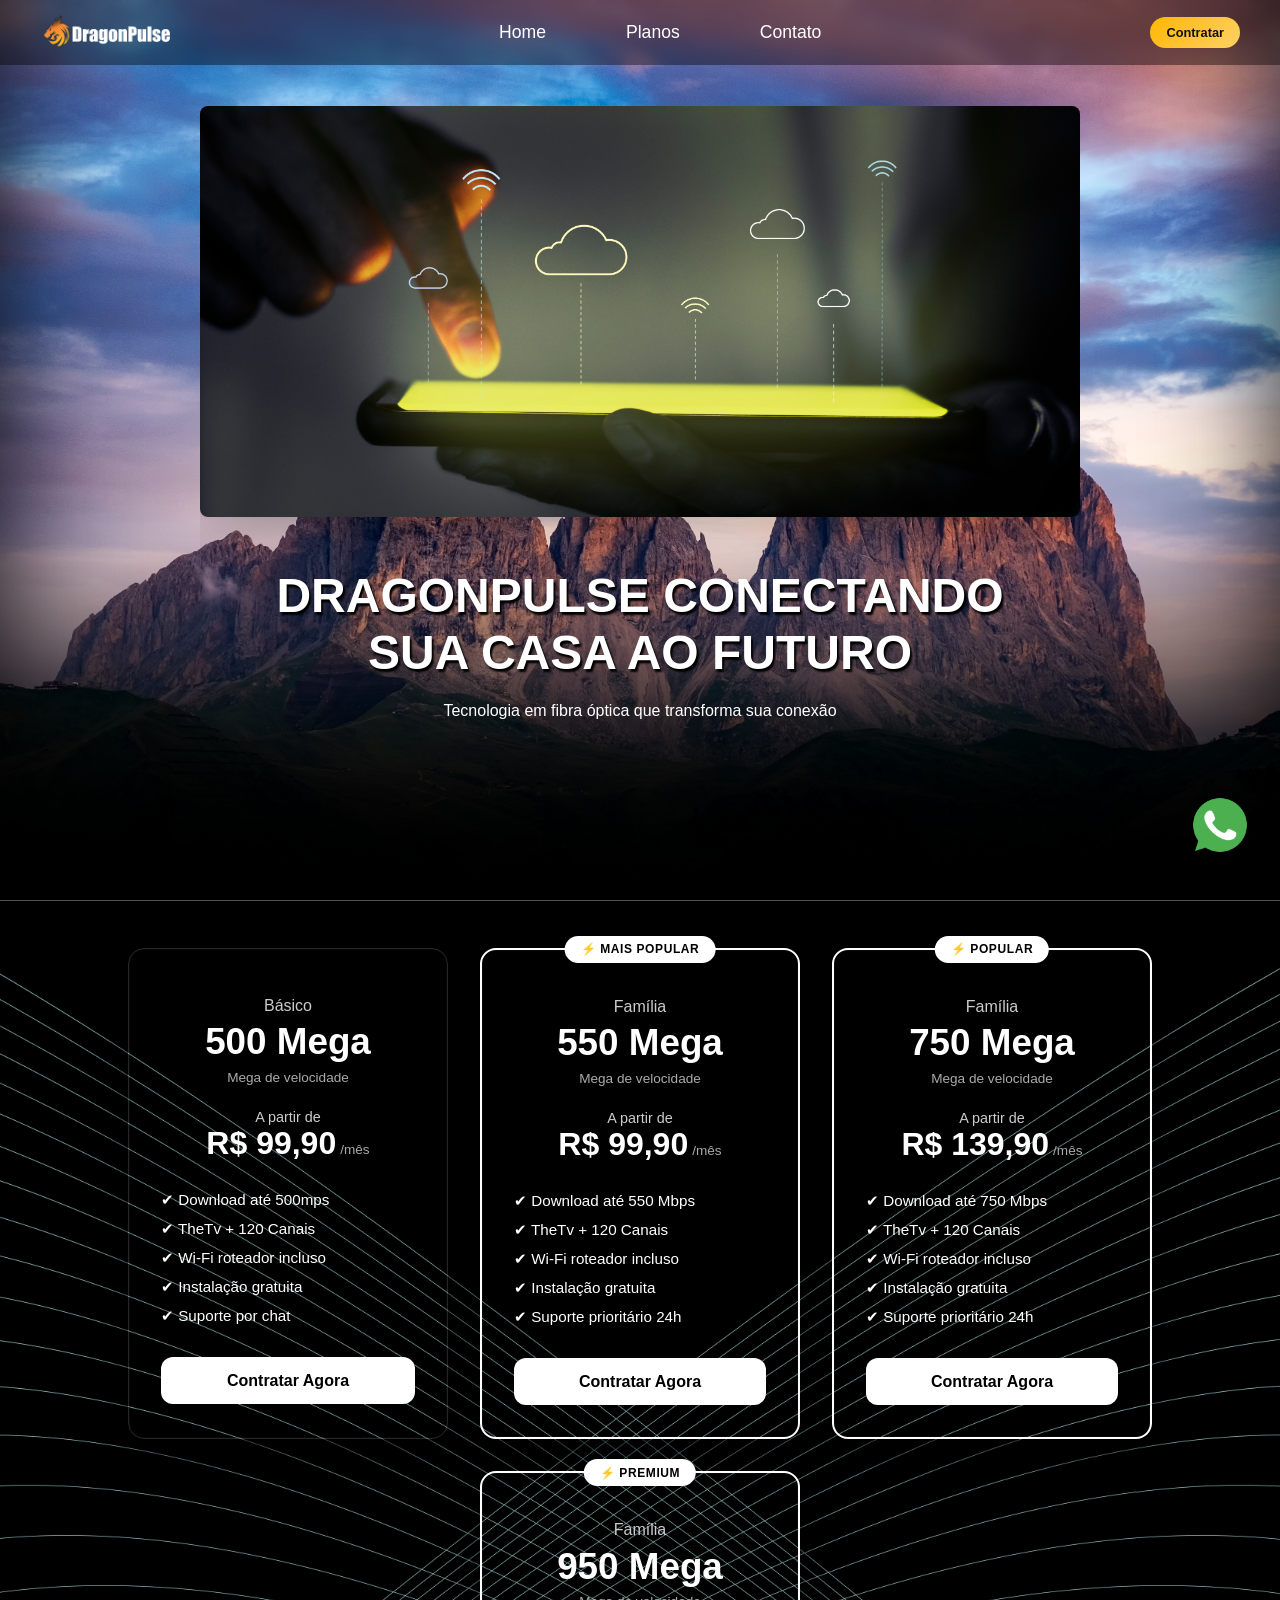
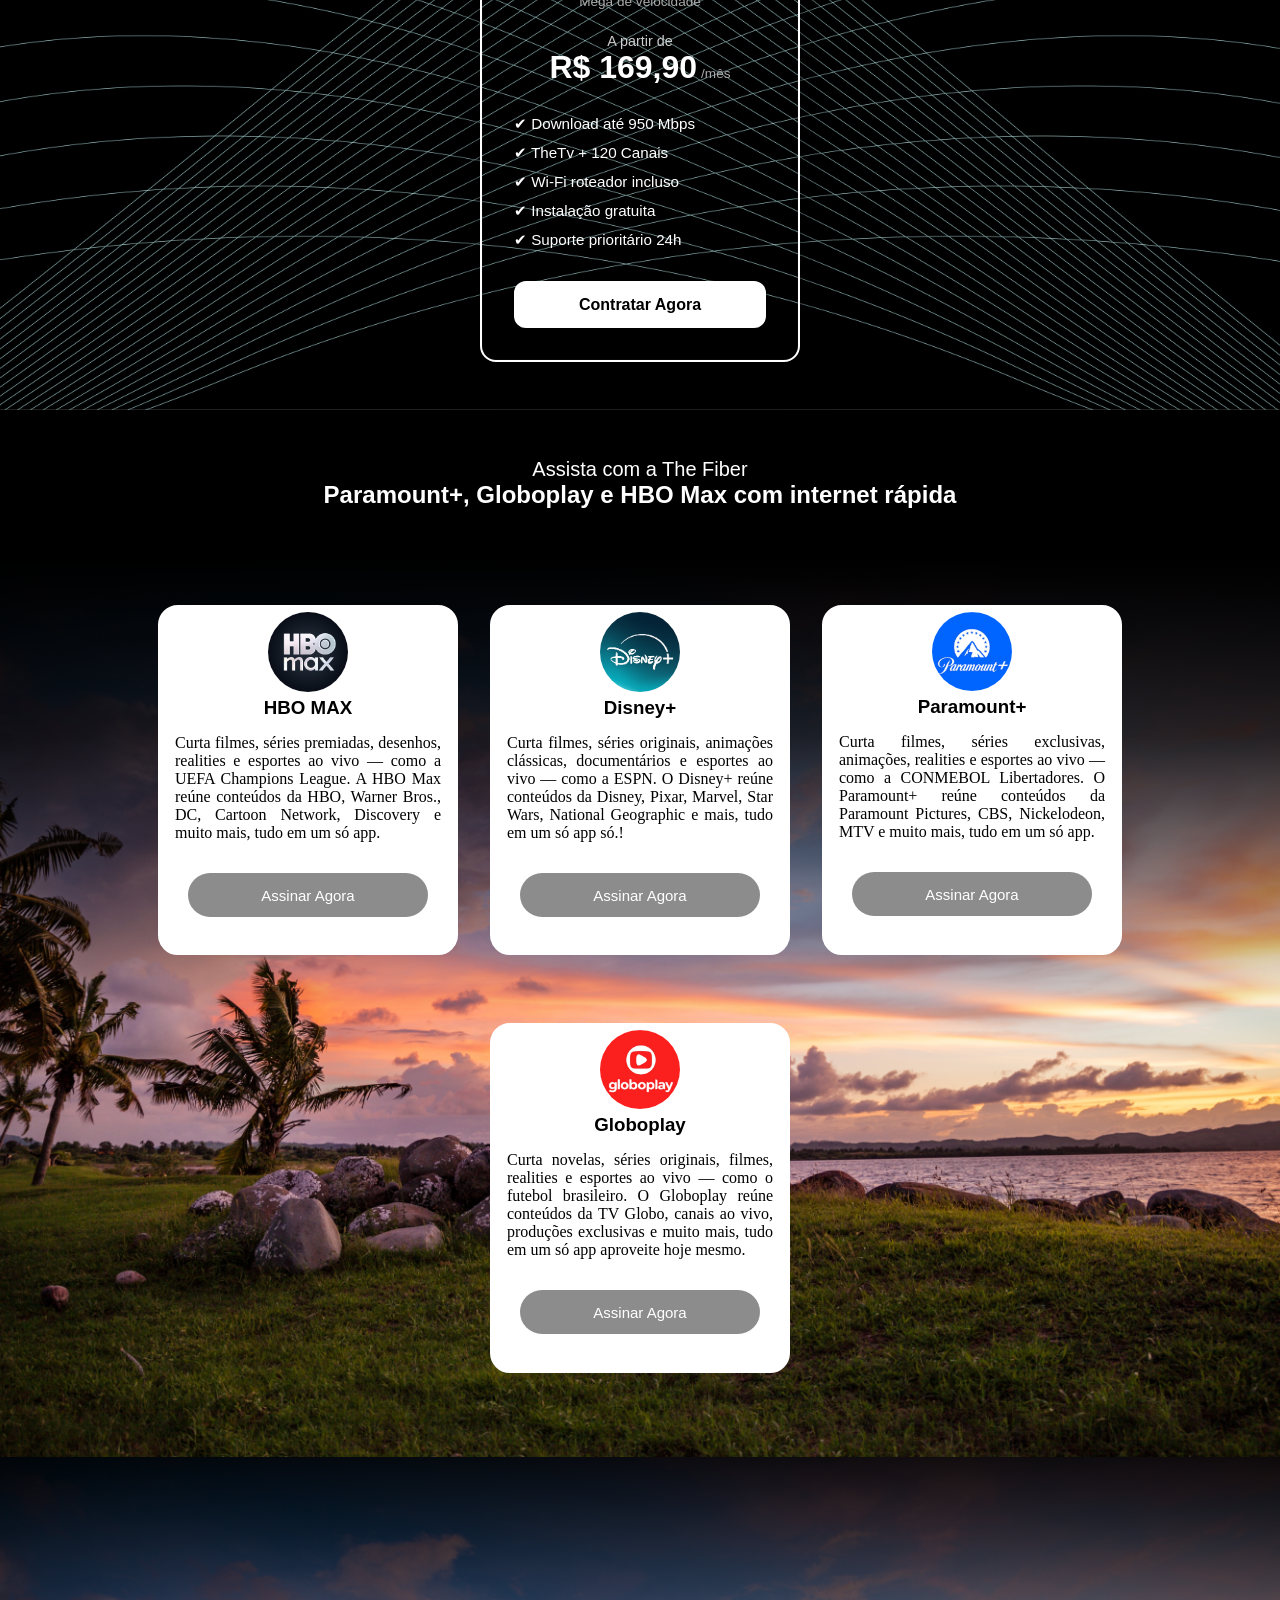
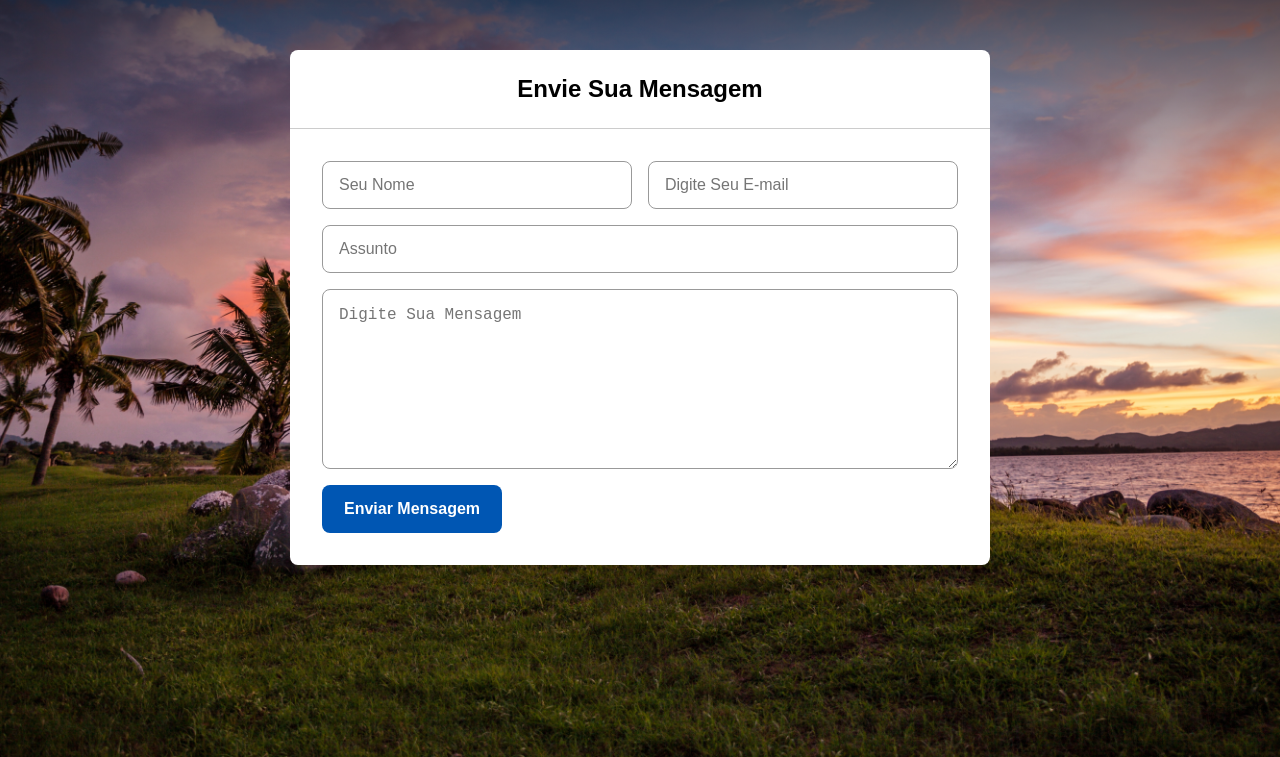
<file: index.html>
<!DOCTYPE html>
<html lang="pt-br">

<head>
    <meta charset="UTF-8">
    <meta name="viewport" content="width=device-width, initial-scale=1.0">
    <link rel="stylesheet" href="https://cdnjs.cloudflare.com/ajax/libs/font-awesome/6.2.1/css/all.min.css">

    <link rel="stylesheet" href="/Style/style.css">
    <title>The Fiber A Melhor Do Brasil</title>
</head>

<body>

    <!--Meu Header -->
    <header>
        <div class="nav_bar">
            <div class="logo"><img src="/Image/Logo Dragon.png" alt="" style="width: 130px;"></div>
            <ul class="links">
                <li><a href="#home">Home</a></li>
                <li><a href="#black">Planos</a></li>
                <li><a href="#contato">Contato</a></li>
            </ul>

            <a href="#" class="action_btn">Contratar</a>
            <main>

                <div class="toggle_btn">
                    <i class="fa-solid fa-bars"></i>
                </div>
        </div>
        <div class="dropdown_menu open">
            <li><a href="#home">Home</a></li>
            <li><a href="#black">Planos</a></li>
            <li><a href="#contato">Contato</a></li>
            <li><a href="#contato" class="action_btn">Contratar</a></li>
        </div>
    </header>

    <section class="hero" id="home">

        <section class="container">
            <div class="container-wrapper">
                <div class="slides" id="slider">
                    <img id="slide-1" src="/Image/tela-projetor-de-holograma-com-tecnologia-de-sistema-em-nuvem.jpg">
                    <img id="slide-2" src="/Image/Tecnologia.jpg">
                    <img id="slide-3" src="/Image/Familia  tecnologia.jpg">
                </div>
                <h1 class="hero-title">
                    DRAGONPULSE CONECTANDO SUA CASA AO FUTURO
                </h1>
                <p class="P">Tecnologia em fibra óptica que transforma sua conexão</p>
            </div>
        </section>

        <div class="botao-app">
            <a href="https://wa.me/62986207897" target="_blank">
                <img src="/Image/whatsapp (4).png" alt="Icone-WhatsApp" width="80px">
            </a>
        </div>
    </section>
    <section class="section-black" id="black">
        <section class="plans">
            <div class="card basic">
                <h3>Básico</h3>
                <h2>500 Mega</h2>
                <span class="subtitle">Mega de velocidade</span>

                <p class="price">
                    A partir de <br>
                    <strong>R$ 99,90</strong> <span>/mês</span>
                </p>

                <ul class="linst">
                    <li>✔ Download até 500mps</li>
                    <li>✔ TheTv + 120 Canais </li>
                    <li>✔ Wi-Fi roteador incluso</li>
                    <li>✔ Instalação gratuita</li>
                    <li>✔ Suporte por chat</li>
                </ul>

                <button>Contratar Agora</button>
            </div>

            <div class="card popular">
                <span class="badge">⚡ MAIS POPULAR</span>

                <h3>Família</h3>
                <h2>550 Mega</h2>
                <span class="subtitle">Mega de velocidade</span>

                <p class="price">
                    A partir de <br>
                    <strong>R$ 99,90</strong> <span>/mês</span>
                </p>

                <ul>
                    <li>✔ Download até 550 Mbps</li>
                    <li>✔ TheTv + 120 Canais </li>
                    <li>✔ Wi-Fi roteador incluso</li>
                    <li>✔ Instalação gratuita</li>
                    <li>✔ Suporte prioritário 24h</li>
                </ul>

                <button class="highlight">Contratar Agora</button>
            </div>

            <div class="card popular">
                <span class="badge">⚡ POPULAR</span>

                <h3>Família</h3>
                <h2>750 Mega</h2>
                <span class="subtitle">Mega de velocidade</span>

                <p class="price">
                    A partir de <br>
                    <strong>R$ 139,90</strong> <span>/mês</span>
                </p>

                <ul>
                    <li>✔ Download até 750 Mbps</li>
                    <li>✔ TheTv + 120 Canais </li>
                    <li>✔ Wi-Fi roteador incluso</li>
                    <li>✔ Instalação gratuita</li>
                    <li>✔ Suporte prioritário 24h</li>
                </ul>

                <button class="highlight">Contratar Agora</button>
            </div>

            <div class="card popular">
                <span class="badge">⚡ PREMIUM</span>

                <h3>Família</h3>
                <h2>950 Mega</h2>
                <span class="subtitle">Mega de velocidade</span>

                <p class="price">
                    A partir de <br>
                    <strong>R$ 169,90</strong> <span>/mês</span>
                </p>

                <ul>
                    <li>✔ Download até 950 Mbps</li>
                    <li>✔ TheTv + 120 Canais </li>
                    <li>✔ Wi-Fi roteador incluso</li>
                    <li>✔ Instalação gratuita</li>
                    <li>✔ Suporte prioritário 24h</li>
                </ul>

                <button class="highlight">Contratar Agora</button>
            </div>
        </section>
    </section>

    <div class="texto">
        <p>Assista com a The Fiber</p>
        <h2>Paramount+, Globoplay e HBO Max com internet rápida</h2>
    </div>
    <section class="card-secundary">

        <div class="card-pai">
            <div class="max">
                <img src="/Image/Max.png" alt="Max">
            </div>
            <h3>HBO MAX</h3>
            <p class="sub-title">
                Curta filmes, séries premiadas, desenhos, realities e esportes ao vivo — como a UEFA Champions League. A
                HBO Max reúne conteúdos da HBO, Warner Bros., DC, Cartoon Network, Discovery e muito mais, tudo em um só
                app.
            </p>

            <a href="#black" class="btn">Assinar Agora</a>
        </div>

        <div class="card-pai">
            <div class="max">
                <img src="/Image/Disney+.jpg" alt="Max">
            </div>
            <h3>Disney+</h3>
            <p class="sub-title">
                Curta filmes, séries originais, animações clássicas, documentários e esportes ao vivo — como a ESPN. O
                Disney+ reúne conteúdos da Disney, Pixar, Marvel, Star Wars, National Geographic e mais, tudo em um só
                app só.!
            </p>

            <a href="#black" class="btn">Assinar Agora</a>
        </div>

        <div class="card-pai">
            <div class="max">
                <img src="/Image/Paramount+.png" alt="Max">
            </div>
            <h3>Paramount+</h3>
            <p class="sub-title">
                Curta filmes, séries exclusivas, animações, realities e esportes ao vivo — como a CONMEBOL Libertadores.
                O Paramount+ reúne conteúdos da Paramount Pictures, CBS, Nickelodeon, MTV e muito mais, tudo em um só
                app.
            </p>

            <a href="#black" class="btn">Assinar Agora</a>
        </div>

        <div class="card-pai">
            <div class="max">
                <img src="/Image/GloboPlay.png" alt="Max">
            </div>
            <h3>Globoplay</h3>
            <p class="sub-title">
                Curta novelas, séries originais, filmes, realities e esportes ao vivo — como o futebol brasileiro. O
                Globoplay reúne conteúdos da TV Globo, canais ao vivo, produções exclusivas e muito mais, tudo em um só
                app aproveite hoje mesmo.
            </p>

            <a href="#black" class="btn">Assinar Agora</a>
        </div>
    </section>

        <div class="container-f" id="contato">
            <div class="form-box">
                <h2 class="title" style="color: black;">Envie Sua Mensagem</h2>
                <form action="" method="get">
                    <input type="text" name="name" placeholder="Seu Nome">
                    <input type="email" name="E-mail" placeholder="Digite Seu E-mail">
                    <input type="text" name="subject" placeholder="Assunto">
                    <textarea name="Mensagem" placeholder="Digite Sua Mensagem"></textarea>
                    <button  type="submit" >Enviar Mensagem</button>
                </form>
            </div>
        </div>


    <script src="/JavaScript/Carrocel.js"></script>
    <script src="/JavaScript/app.js"></script>
</body>

</html>
</file>
<file: Style/style.css>
* {
        margin: 0;
        padding: 0;
        box-sizing: border-box;
    }

    html {
        scroll-behavior: smooth;
    }

    body {
        margin: 0;
        background-color: #000;
        color: #fff;
        font-family: Arial, sans-serif;
        width: 100%;
        max-width: 100%;
        overflow-x: hidden;

    }

    li {
        list-style: none;
    }

    .links a {
        color: #fff;
        font-weight: 500;


    }

    a {
        text-decoration: none;
        color: #fff;
        font-size: 1.1rem;
    }

    header {
        position: fixed;
        z-index: 10;
        left: 0;
        top: 0;
        width: 100%;
        padding: 0 2rem;
        background: rgba(0, 0, 0, 0.4);
        backdrop-filter: blur(6px);
        display: flex;
        align-items: center;
    }

    .nav_bar {
        width: 100%;
        height: 65px;
        max-width: 1200px;
        margin: 0 auto;
        display: flex;
        align-items: center;
        justify-content: space-between;

    }

    .nav_bar .links {
        flex: 1;
        display: flex;
        justify-content: center;
        gap: 5em;
    }

    .nav_bar .logo a {
        font-size: 1.5rem;
        font-weight: bold;
    }

    .nav_bar .links {
        display: flex;
        gap: 5em;
    }

    .nav_bar .toggle_btn {
        color: #fff;
        font-size: 1.5rem;
        cursor: pointer;
        display: none;
    }

    .action_btn {
        background: linear-gradient(135deg, #FFB703, #FFD166);
        color: #111;
        padding: 0.5rem 1rem;
        border-radius: 20px;
        font-size: 0.8rem;
        font-weight: bold;
        cursor: pointer;
        transition: scale 0.2s ease;

    }

    .action_btn:hover {
        scale: 1.05;
    }

    .action_btn:active {
        scale: 0.95;
    }

    .dropdown_menu {
        display: none;
        position: absolute;
        right: 2rem;
        top: 60px;
        height: 0;
        width: 300px;
        background: rgba(255, 255, 255, 0.1);
        backdrop-filter: blur(15px);
        border-radius: 10px;
        overflow: hidden;
        transition: height 0.2s cubic-bezier(0.175, 0.885, 0.32, 1.275);
        z-index: 20;
    }

    .dropdown_menu.open {
        height: 240px;
    }

    .dropdown_menu li {
        padding: 0.7rem;
        display: flex;
        align-items: center;
        justify-content: center;
    }

    .dropdown_menu .action_btn {
        width: 100%;
        display: flex;
        justify-content: center;

    }

    @media(max-width: 992px) {

        .nav_bar .links,
        .nav_bar .action_btn {
            display: none;
        }

        .nav_bar .toggle_btn {
            display: block;
        }

        .dropdown_menu {
            display: block;
        }
    }

    @media(max-width: 576px) {
        .dropdown_menu {
            left: 2rem;
            width: unset;
        }
    }

    .container {
        width: 100%;
        max-width: 100%;
        padding: 1rem;
        z-index: 2;
    }

    .container-wrapper {
        position: relative;
        width: 100%;
        max-width: 55rem;
        margin: 0 auto;
        overflow: hidden;

    }

    .slides {
        display: flex;
        width: 100%;
        aspect-ratio: 15 / 7;
        overflow: hidden;
        border-radius: 0.5rem;
    }

    .slides img {
        width: 100%;
        min-width: 100%;
        height: 100%;
        object-fit: cover;

    }

    .slider-nav {
        display: flex;
        column-gap: 1rem;
        position: absolute;
        bottom: 1.25rem;
        left: 50%;
        transform: translateX(-50%);
        z-index: 1;
    }

    .slider-nav a {
        width: 0.5rem;
        height: 0.5rem;
        border-radius: 50%;
        background-color: white;
        opacity: 0.75;
        transition: opacity ease 250ms;
    }

    .slider-nav a:hover {
        opacity: 1;

    }

    .slides::-webkit-scrollbar {
        display: none;
    }

    .slides {
        scrollbar-width: none;
    }

    .title {
        display: flex;
        text-align: center;
        padding: 15px;
        justify-content: center;

    }

    .hero {
        position: relative;
        height: 100vh;
        padding-top: 65px;
        background-image: linear-gradient(to bottom, rgba(0, 0, 0, 0)60%, rgba(0, 0, 0, 0.6)80%, #000 100%),
            url(../Image/vista-hipnotizante-da-montanha-sassolungo-italia.jpg);
        background-size: cover;
        background-position: center;
        display: flex;
        justify-content: center;
        align-items: center;
        box-shadow: inset 0 -120px 120px rgba(0, 0, 0, 0.9);

    }

    .section-black {
        min-height: 100vh;
        background-color: #000;
        background-image: url(../Image/hmn10.jpg);
        background-position: center;
        background-size: cover;
        align-items: center;
        display: flex;
        justify-content: center;
    }

    .container {
        position: absolute;
        top: 10%;
        left: 50%;
        transform: translateX(-50%);
        z-index: 2;
    }

    .container-wrapper {
        position: relative;
        max-width: 55rem;


    }

    .slides {
        display: flex;
        aspect-ratio: 15/7;
        overflow-x: auto;
        scroll-snap-type: x mandatory;
        scroll-behavior: smooth;
        box-shadow: 0 1.5rem 3rem -0.75rem hsla(0, 0%, 0%, 0.25);
        border-radius: 0.5rem;

    }

    .slides img {
        flex: 1 0 100%;
        scroll-snap-align: start;
        object-fit: cover;
    }

    .slider-nav {
        display: flex;
        column-gap: 1rem;
        position: absolute;
        bottom: 1.25rem;
        left: 50%;
        transform: translateX(-50%);
        z-index: 1;
    }

    .slider-nav a {
        width: 0.5rem;
        height: 0.5rem;
        border-radius: 50%;
        background-color: rgb(0, 0, 0);
        opacity: 0.75;
        transition: opacity ease 250ms;
    }

    .hero-title {
        text-align: center;
        line-height: 1.2;
        font-size: 3rem;
        font-family: 'Lucida Sans', 'Lucida Sans Regular', 'Lucida Grande', 'Lucida Sans Unicode', Geneva, Verdana, sans-serif;
        max-width: 90%;
        margin-top: 50px;

    }

    h1 {
        margin: 0 auto;
        text-align: center;
        text-shadow: 2px 3px 2px #000000;
    }

    @media (max-width: 768px) {
        .cards {
            flex-direction: column;
            align-items: center;
        }
    }

    .plans {
        display: flex;
        justify-content: center;
        gap: 2rem;
        flex-wrap: wrap;
        padding: 3rem 1rem;
    }

    .card {
        position: relative;
        border: 1px solid rgba(255, 255, 255, 0.08);
        box-shadow:
            0 20px 40px rgba(0, 0, 0, 0.6),
            inset 0 0 0 1px rgba(255, 255, 255, 0.03);
        color: #fff;
        width: 320px;
        padding: 2rem;
        border-radius: 16px;
        border: 1px solid rgba(255, 255, 255, 0.15);
        transition: transform 0.3s ease, box-shadow 0.3s ease;
        font-family: 'Poppins', sans-serif;
    }

    .card:hover {
        transform: translateY(-8px);
        box-shadow: 0 20px 40px rgba(255, 255, 255, 0.08);
    }

    /* Badge POPULAR */
    .card .badge {
        position: absolute;
        top: -14px;
        left: 50%;
        transform: translateX(-50%);
        background: #fff;
        color: #000;
        font-weight: 700;
        font-size: 0.75rem;
        padding: 0.4rem 1rem;
        border-radius: 20px;
        letter-spacing: 0.05em;
    }

    /* Títulos */
    .card h3 {
        text-align: center;
        font-size: 1rem;
        font-weight: 500;
        color: #ccc;
        margin-top: 1rem;
    }

    .card h2 {
        text-align: center;
        font-size: 2.3rem;
        margin: 0.4rem 0;
        color: #fff;
    }

    .card .subtitle {
        display: block;
        text-align: center;
        font-size: 0.85rem;
        color: #aaa;
        margin-bottom: 1.5rem;
    }

    /* Preço */
    .price {
        text-align: center;
        margin-bottom: 1.8rem;
        font-size: 0.9rem;
        color: #ccc;
    }

    .price strong {
        font-size: 2rem;
        color: #fff;
    }

    .price span {
        font-size: 0.85rem;
        color: #aaa;
    }

    /* Lista */
    .card ul {
        list-style: none;
        margin-bottom: 2rem;
    }

    .card ul li {
        font-size: 0.95rem;
        margin-bottom: 0.7rem;
        color: #fff;
    }

    /* Botão */
    .card button {
        width: 100%;
        padding: 0.9rem;
        background-color: #fff;
        color: #000;
        border: none;
        border-radius: 12px;
        font-size: 1rem;
        font-weight: 600;
        cursor: pointer;
        transition: all 0.3s ease;
    }

    .card button:hover {
        background-color: #e5e5e5;
        transform: scale(1.02);
    }

    /* Destaque plano popular */
    .card.popular {
        border: 2px solid #fff;
    }

    .card-secundary {
        position: relative;
        min-height: 100vh;
        background-image:
            linear-gradient(to bottom,
                #000 0%,
                rgba(0, 0, 0, 0.8) 20%,
                rgba(0, 0, 0, 0) 50%),
            url("/Image/bela-foto-de-um-por-sol-na-praia-com-grama-e-palmeiras.jpg");

        background-size: cover;
        background-position: center;
        display: flex;
        justify-content: center;
        gap: 2rem;
        flex-wrap: wrap;
        padding: 3rem 1rem;

    }

    .card-pai {
        width: 300px;
        height: 350px;
        background-color: #ffffff;
        border: 2px solid;
        border-radius: 20px;
    }

    .card-pai h3 {
        color: #000;
        text-align: center;

    }

    .max {
        width: 100%;
        align-items: center;
        display: flex;
        justify-content: center;

    }

    .max img {
        width: 90px;
        border-radius: 50%;
        padding: 5px;
    }

    .card-pai {
        transition: .35s;
        cursor: pointer;
    }

    .card-secundary:hover> :not(:hover) {
        opacity: .4;
        transform: scale(0.9);
    }

    .sub-title {
        text-align: justify;
        color: black;
        padding: 15px;
        font-size: 1rem;
        font-family: Cambria, Cochin, Georgia, Times, 'Times New Roman', serif;
    }

    .btn {
        display: flex;
        align-items: center;

        justify-content: center;


        width: 100%;
        max-width: 240px;
        height: 44px;

        margin: 16px auto 0;
        border-radius: 999px;

        background: rgba(0, 0, 0, 0.45);
        color: #fff;
        font-size: 15px;
        font-weight: 500;
        text-decoration: none;

        transition: all 0.3s ease;

    }

    .btn:hover {
        background: #0056b3;
        transform: scale(1.05);
        cursor: pointer;
    }

    .texto {
        text-align: center;
        padding: 48px 15px;
        font-family: 'Segoe UI', Tahoma, Geneva, Verdana, sans-serif;
    }

    .P {
        text-align: center;
        padding: 20px;
    }

    .texto p {
        font-size: 20px;
    }

    .botao-app img {
        transition: transform 0.3s ease, box-shadow 0.3s ease;
    }

    .botao-app img:hover {
        transform: translateY(-8px) scale(1.1);
        box-shadow: 0 12px 25px rgba(0, 0, 0, 0.35);
    }

    .botao-app {
        position: fixed;
        right: 20px;
        bottom: 30px;
        z-index: 9999;
    }

    .botao-app img {
        animation: flutuar 2s ease-in-out infinite;
    }

    @keyframes flutuar {

        0%,
        100% {
            transform: translateY(0);
        }

        50% {
            transform: translateY(-10px);
        }
    }

    .container-f {
        position: relative;
        height: 100vh;
        background: url("/Image/bela-foto-de-um-por-sol-na-praia-com-grama-e-palmeiras.jpg") center/cover no-repeat;
        overflow: hidden;
    }

    .container-f::before {
        content: "";
        position: absolute;
        top: 0;
        left: 0;
        width: 100%;
        height: 40%;
        background: linear-gradient(to bottom,
                rgba(0, 0, 0, 0.9),
                rgba(0, 0, 0, 0));
        z-index: 1;
    }

    .container-f * {
        position: relative;
        z-index: 2;
    }

    .container-f {
        display: flex;
        justify-content: center;
        align-items: center;
        width: 100%;
        height: 100vh;
    }

    .form-box {
        display: flex;
        flex-direction: column;
        background-color: white;
        border-radius: 8px;
        width: 700px;

    }

    .form-box .title {
        padding: 25px 32px;
        font-size: 24px;
        border-bottom: thin solid #ccc;

    }

    .form-box form {
        display: flex;
        align-items: start;
        flex-wrap: wrap;
        padding: 32px;

    }

    .form-box input,
    .form-box textarea {
        width: calc(50% - 8px);
        height: 48px;
        border-radius: 8px;
        border: thin solid #999;
        padding-left: 16px;
        margin-bottom: 16px;
        font-size: 16px;
    }

    .form-box input:first-child {
        margin-right: 16px;
    }

    .form-box input[name=subject] {
        width: 100%;

    }

    .form-box textarea {
        width: 100%;
        height: 180px;
        padding: 16px;
    }

    .form-box button {
        display: block;
        border: none;
        outline: none;
        width: 180px;
        height: 48px;
        border-radius: 8px;
        background-color: #0056b3;
        font-size: 16px;
        font-weight: bold;
        color: #fff;
        cursor: pointer;
    }

    .form-box button:hover {
        background-color: #001738;
    }
</file>
